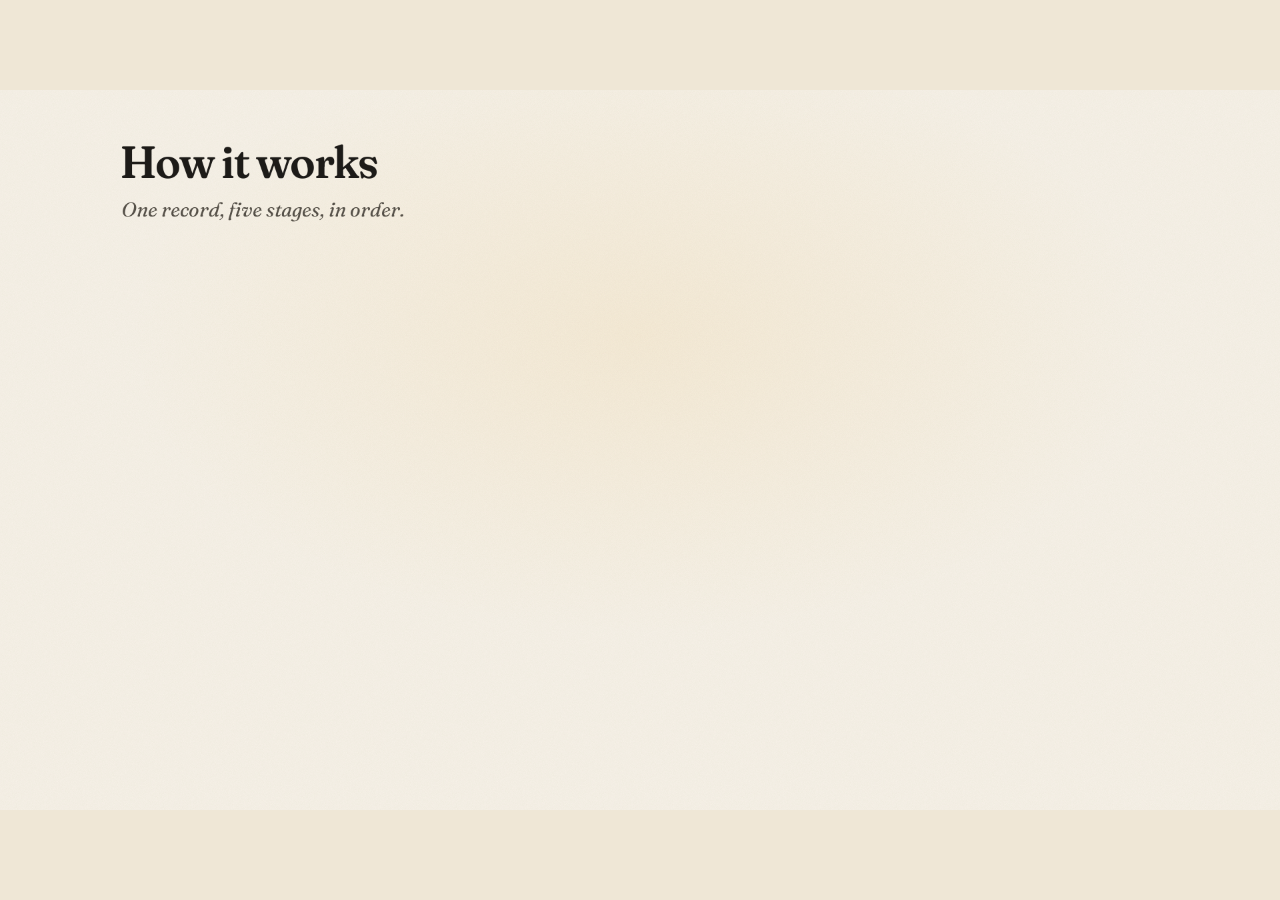
<file: docs/arch.html>
<!doctype html>
<html lang="en">
<head>
<meta charset="utf-8">
<meta name="viewport" content="width=device-width, initial-scale=1">
<title>Quorum, how it works</title>
<link rel="preconnect" href="https://fonts.googleapis.com">
<link rel="preconnect" href="https://fonts.gstatic.com" crossorigin>
<link href="https://fonts.googleapis.com/css2?family=Fraunces:ital,opsz,wght,SOFT,WONK@0,9..144,400..700,0..100,0..1;1,9..144,400..700,0..100,0..1&family=Source+Sans+3:ital,wght@0,400;0,600;0,700;1,400&family=IBM+Plex+Mono:wght@400;500&display=swap" rel="stylesheet">
<style>
:root{--bg:#F6F1E7;--bg-2:#EFE7D6;--surface:#FFFCF5;--ink:#1D1B18;--ink-2:#4F4A42;--ink-3:#6B645A;--line:#DDD2BE;--line-2:#BFB29B;--accent:#1F5673;--accent-2:#2E7396;--thread-dim:#DCE8EE;--flag:#A63D26;--brick:#B4442C;--brick-dim:#F5DDD4;--gold:#8A5A0F;--marigold:#E8A93A;--marigold-dim:#F8E3B5;--good:#2F6B4C;--good-dim:#DCEBDF}
*{box-sizing:border-box;margin:0;padding:0}
html,body{width:100%;height:100%;background:#EFE7D6;overflow:hidden}
body{font-family:"Source Sans 3","Source Sans Pro","Segoe UI",system-ui,sans-serif;color:var(--ink);cursor:none;-webkit-font-smoothing:antialiased;font-variant-numeric:tabular-nums}
.mono{font-family:"IBM Plex Mono",Menlo,monospace}
#stage{position:absolute;left:0;top:0;width:1920px;height:1080px;transform-origin:0 0;background-color:var(--bg);background-image:url("data:image/svg+xml,%3Csvg xmlns='http://www.w3.org/2000/svg' width='220' height='220'%3E%3Cfilter id='n'%3E%3CfeTurbulence type='fractalNoise' baseFrequency='.85' numOctaves='3' stitchTiles='stitch'/%3E%3CfeColorMatrix values='0 0 0 0 .35 0 0 0 0 .28 0 0 0 0 .18 0 0 0 .07 0'/%3E%3C/filter%3E%3Crect width='220' height='220' filter='url(%23n)'/%3E%3C/svg%3E"),radial-gradient(1100px 640px at 50% 34%,rgba(232,169,58,.1) 0%,rgba(232,169,58,0) 70%);overflow:hidden}
.b{position:absolute;opacity:0;will-change:opacity,transform}
#title{left:180px;top:70px;font-family:Fraunces,"Iowan Old Style",Georgia,serif;font-variation-settings:"SOFT" 50,"WONK" 1;font-size:68px;font-weight:600;letter-spacing:-0.025em;line-height:1.1}
#sub{left:182px;top:160px;font-family:Fraunces,"Iowan Old Style",Georgia,serif;font-style:italic;font-size:30px;color:var(--ink-2)}
#bedrock{left:690px;top:130px;width:540px;height:78px;border:2px solid var(--line-2);border-radius:5px;box-shadow:5px 5px 0 var(--ink);background:var(--surface);display:flex;align-items:center;justify-content:center;gap:16px;font-family:Fraunces,"Iowan Old Style",Georgia,serif;font-size:30px;font-weight:600}
#bedrock .dot{width:14px;height:14px;border-radius:50%;background:var(--accent)}
#bedrock .tag{font-family:"Source Sans 3","Source Sans Pro",system-ui,sans-serif;font-weight:700;font-size:16px;color:var(--ink-2);letter-spacing:.14em}
#frame{left:170px;top:282px;width:1340px;height:290px;border:2px dashed var(--line-2);border-radius:6px}
#frameLabel{left:196px;top:296px;font-family:"Source Sans 3","Source Sans Pro",system-ui,sans-serif;font-weight:700;font-size:17px;letter-spacing:.14em;color:var(--ink-2)}
svg#wires{position:absolute;left:0;top:0;width:1920px;height:1080px;overflow:visible}
.node{position:absolute;width:210px;margin-left:-105px;top:372px;text-align:center}
.disc{width:104px;height:104px;margin:0 auto;border-radius:50%;border:2.5px solid var(--ink);background:var(--surface);box-shadow:4px 4px 0 var(--ink);display:flex;align-items:center;justify-content:center;position:relative}
.disc .core{width:26px;height:26px;border-radius:50%;background:var(--accent)}
.node.code .disc{border-radius:6px;border-color:var(--ink);background:var(--marigold-dim)}
.node.code .disc .core{width:30px;height:30px;border-radius:4px;background:var(--marigold);border:2.5px solid var(--ink);transform:rotate(45deg)}
.node .nm{margin-top:18px;font-family:Fraunces,"Iowan Old Style",Georgia,serif;font-size:29px;font-weight:600}
.node .kd{margin-top:4px;font-family:"Source Sans 3","Source Sans Pro",system-ui,sans-serif;font-weight:700;font-size:16px;letter-spacing:.14em;color:var(--accent)}
.node.code .kd{color:var(--gold)}
.ring{position:absolute;inset:-16px;border-radius:50%;border:3px solid var(--accent);opacity:0}
.node.code .ring{border-radius:12px;border-color:var(--marigold)}
#token{left:0;top:0;width:34px;height:34px;margin:-17px 0 0 -17px;border-radius:50%;background:var(--marigold);border:3px solid var(--ink);box-shadow:3px 3px 0 var(--ink)}
#tokLabel{font-size:17px;font-weight:500;color:var(--ink);white-space:nowrap;background:var(--surface);border:1.5px solid var(--ink);border-radius:3px;padding:2px 9px;margin-top:-4px}
#gate{left:1620px;top:352px;width:190px;text-align:center}
#gate .oct{width:132px;height:132px;margin:0 auto;background:var(--brick);border:2.5px solid var(--flag);clip-path:polygon(29% 0,71% 0,100% 29%,100% 71%,71% 100%,29% 100%,0 71%,0 29%);display:flex;align-items:center;justify-content:center;font-size:26px;font-weight:700;color:#FFFCF5;letter-spacing:.1em}
#gate .nm{margin-top:16px;font-family:Fraunces,"Iowan Old Style",Georgia,serif;font-size:28px;font-weight:600;line-height:1.15}
#gate .kd{margin-top:6px;font-family:"Source Sans 3","Source Sans Pro",system-ui,sans-serif;font-weight:700;font-size:16px;letter-spacing:.14em;color:var(--flag)}
#panel{left:170px;top:628px;width:1580px;height:380px;border:2px solid var(--ink);border-radius:5px;box-shadow:6px 6px 0 var(--ink);background:var(--surface)}
.pane{position:absolute;left:0;top:0;width:100%;height:100%;opacity:0}
.pane .h{position:absolute;left:52px;top:38px;font-family:Fraunces,"Iowan Old Style",Georgia,serif;font-variation-settings:"SOFT" 30;font-size:48px;font-weight:600;letter-spacing:-0.015em}
.pane .k{position:absolute;left:54px;top:106px;font-family:"Source Sans 3","Source Sans Pro",system-ui,sans-serif;font-weight:700;font-size:17px;letter-spacing:.14em;color:var(--accent)}
#p1 .k{color:var(--gold)}
.pane .d{position:absolute;left:54px;top:148px;width:570px;font-size:26px;line-height:1.45;color:var(--ink-2)}
.rows{position:absolute;left:700px;top:30px;width:830px}
.row{display:flex;justify-content:space-between;align-items:center;height:56px;border-bottom:1px dashed var(--line-2);font-size:26px;opacity:0}
.row .l{font-family:"Source Sans 3","Source Sans Pro",system-ui,sans-serif;font-weight:700;color:var(--ink-2);font-size:17px;letter-spacing:.14em}
.row .v{font-weight:600}
.row .v.mono{font-weight:500}
.row .v.good{color:var(--good);padding:0 .1em;background-image:linear-gradient(100deg,rgba(232,169,58,0) 0,rgba(232,169,58,.5) .25em,rgba(240,190,90,.45) 80%,rgba(232,169,58,.12) 100%);background-repeat:no-repeat;background-position:0 88%;background-size:0 .42em}
.row .v.dim{color:var(--ink-3)}
.row .v.gold{color:var(--gold)}
.verdict{position:absolute;left:700px;top:322px;font-family:Fraunces,"Iowan Old Style",Georgia,serif;font-size:32px;font-weight:600;color:var(--good);opacity:0}
.badge{position:absolute;left:54px;top:304px;padding:9px 18px 8px;border:2.5px solid currentColor;border-radius:4px;box-shadow:inset 0 0 0 2px var(--surface),inset 0 0 0 3.5px currentColor;background:var(--marigold-dim);color:var(--gold);font-family:"Source Sans 3","Source Sans Pro",system-ui,sans-serif;font-weight:700;font-size:20px;letter-spacing:.14em;text-transform:uppercase;opacity:0}
.mail{position:absolute;left:700px;top:46px;width:830px;border:2px solid var(--ink);border-radius:4px;box-shadow:5px 5px 0 var(--marigold);background:var(--surface);padding:26px 30px;opacity:0}
.mail .s{font-family:Fraunces,"Iowan Old Style",Georgia,serif;font-size:30px;font-weight:600;line-height:1.25}
.mail .m{margin-top:12px;font-size:23px;color:var(--ink-2);line-height:1.45}
.chip{display:inline-block;margin:18px 12px 0 0;padding:8px 14px;border:1.5px solid var(--ink);border-radius:3px;font-size:19px;color:var(--ink);background:var(--bg-2)}
.strike{position:relative}
.strike:after{content:"";position:absolute;left:-4px;right:-4px;top:52%;height:3px;background:var(--brick);transform-origin:left;transform:scaleX(var(--k,0))}
.aside{display:inline-block;margin-left:16px;padding:3px 9px 2px;border:2.5px solid currentColor;border-radius:4px;box-shadow:inset 0 0 0 2px var(--surface),inset 0 0 0 3.5px currentColor;font-family:"Source Sans 3","Source Sans Pro",system-ui,sans-serif;font-weight:700;font-size:15px;letter-spacing:.12em;color:var(--flag);transform:rotate(-3deg)}
#closer{left:0;top:1024px;width:1920px;text-align:center;font-family:Fraunces,"Iowan Old Style",Georgia,serif;font-style:italic;font-size:28px;color:var(--ink)}
</style>
</head>
<body>
<div id="stage">
  <div class="b" id="title">How it works</div>
  <div class="b" id="sub">One record, five stages, in order.</div>

  <div class="b" id="bedrock"><span class="dot"></span>Amazon Bedrock<span class="tag">MODEL</span></div>

  <svg id="wires"></svg>

  <div class="b" id="frame"></div>
  <div class="b mono" id="frameLabel">STRANDS GRAPH ON BEDROCK AGENTCORE RUNTIME</div>

  <div class="b node" id="n0"><div class="disc"><div class="core"></div><div class="ring"></div></div><div class="nm">Civic Analyst</div><div class="kd mono">AGENT</div></div>
  <div class="b node code" id="n1"><div class="disc"><div class="core"></div><div class="ring"></div></div><div class="nm">Resolution</div><div class="kd mono">CODE</div></div>
  <div class="b node" id="n2"><div class="disc"><div class="core"></div><div class="ring"></div></div><div class="nm">Continuity</div><div class="kd mono">AGENT</div></div>
  <div class="b node" id="n3"><div class="disc"><div class="core"></div><div class="ring"></div></div><div class="nm">Relevance</div><div class="kd mono">AGENT</div></div>
  <div class="b node" id="n4"><div class="disc"><div class="core"></div><div class="ring"></div></div><div class="nm">Action</div><div class="kd mono">AGENT</div></div>

  <div class="b" id="gate"><div class="oct">STOP</div><div class="nm">A person decides</div><div class="kd mono">HUMAN GATE</div></div>

  <div class="b" id="token"></div>
  <div class="b mono" id="tokLabel"></div>

  <div class="b" id="panel">
    <div class="pane" id="p0">
      <div class="h">Civic Analyst</div><div class="k mono">AGENT, CALLS THE MODEL</div>
      <div class="d">Reads one published record and extracts the facts. A field it is not sure of stays blank instead of being guessed.</div>
      <div class="rows">
        <div class="row"><span class="l mono">FILE NUMBER</span><span class="v mono" id="f_file"></span></div>
        <div class="row"><span class="l mono">SPONSOR</span><span class="v" id="f_sponsor"></span></div>
        <div class="row"><span class="l mono">PROPERTY</span><span class="v" id="f_addr"></span></div>
        <div class="row"><span class="l mono">HEARING</span><span class="v gold" id="f_hearing"></span></div>
      </div>
    </div>
    <div class="pane" id="p1">
      <div class="h">Resolution</div><div class="k mono">DETERMINISTIC CODE</div>
      <div class="d">Turns the text of the record into a parcel identifier, matched against the city's own property layer. A made up parcel number is the one error a resident could never catch, so no model is involved.</div>
      <div class="badge mono">0 model calls</div>
      <div class="rows">
        <div class="row"><span class="l mono">PARCEL</span><span class="v mono" id="r_parcel"></span></div>
        <div class="row"><span class="l mono">LOTS</span><span class="v mono" id="r_lots"></span></div>
        <div class="row"><span class="l mono">OWNER OF RECORD</span><span class="v" id="r_owner"></span></div>
        <div class="row"><span class="l mono">SEARCHED</span><span class="v" id="r_count"></span></div>
      </div>
    </div>
    <div class="pane" id="p2">
      <div class="h">Continuity</div><div class="k mono">AGENT, CALLS THE MODEL</div>
      <div class="d">Receives a table of evidence computed in code, compares the new record with every earlier one, and must say which evidence decided it and which it set aside.</div>
      <div class="rows">
        <div class="row"><span class="l mono">PARCEL</span><span class="v good" id="c_parcel"></span></div>
        <div class="row"><span class="l mono">SPONSOR</span><span class="v good" id="c_sponsor"></span></div>
        <div class="row"><span class="l mono">ZONING CHANGE</span><span class="v good" id="c_zone"></span></div>
        <div class="row"><span class="l mono">EARLIER BILL</span><span class="v good" id="c_prior"></span></div>
        <div class="row"><span class="l mono">TITLE SIMILARITY</span><span class="v dim"><span class="strike mono" id="c_cos"></span><span class="aside mono" id="c_aside">SET ASIDE</span></span></div>
      </div>
      <div class="verdict" id="c_verdict"></div>
    </div>
    <div class="pane" id="p3">
      <div class="h">Relevance</div><div class="k mono">AGENT, CALLS THE MODEL</div>
      <div class="d">Decides whether the issue touches an address someone is watching. Proximity is not relevance, and saying nothing is the normal result.</div>
      <div class="rows">
        <div class="row"><span class="l mono">WATCHED ADDRESS</span><span class="v good" id="v_watch"></span></div>
        <div class="row"><span class="l mono">RECORDS READ</span><span class="v mono" id="v_read"></span></div>
        <div class="row"><span class="l mono">THREADS HELD</span><span class="v mono" id="v_threads"></span></div>
        <div class="row"><span class="l mono">OPEN FOR COMMENT</span><span class="v gold mono" id="v_open"></span></div>
      </div>
    </div>
    <div class="pane" id="p4">
      <div class="h">Action</div><div class="k mono">AGENT, CALLS THE MODEL</div>
      <div class="d">Writes the notice a resident receives and drafts a comment with the file number and hearing date taken from the record. Then the pipeline ends.</div>
      <div class="mail">
        <div class="s" id="a_subject"></div>
        <div class="m" id="a_body"></div>
        <span class="chip mono" id="a_file"></span><span class="chip mono" id="a_date"></span>
      </div>
    </div>
  </div>

  <div class="b" id="closer">Quorum never sends anything on a person's behalf.</div>
</div>

<script>
(function () {
  var $ = function (s) { return document.querySelector(s); };
  var NODE_X = [300, 570, 840, 1110, 1380];
  var GATE_X = 1715;
  var ROW_Y = 424;
  var TOTAL = 65;
  var t = 0, playing = true, last = 0;

  var FB = {
    newer: "26-0148", older: "23-0411", sponsor: "Mark Conway",
    addr: "205 East Cold Spring Lane", hearing: "2026-09-24",
    parcel: "5053I001", block: "5053I", lotsNow: ["001", "002"], lotsBefore: ["001", "002", "003"],
    owner: "Loyola University Maryland, Inc", parcels: 237092, read: 1679, threads: 19, open: 1,
    cosine: 0.943, zone: "R-1-C to EC-2", committee: "Land Use & Transportation Committee"
  };
  var V = Object.assign({}, FB);

  function clamp(x, a, b) { return Math.max(a, Math.min(b, x)); }
  function ease(x) { x = clamp(x, 0, 1); return x < 0.5 ? 4 * x * x * x : 1 - Math.pow(-2 * x + 2, 3) / 2; }
  function win(t0, t1, dur) {
    dur = dur || 0.7;
    var a = ease((t - t0) / dur);
    var b = t1 === null ? 1 : 1 - ease((t - t1) / dur);
    return Math.min(a, b);
  }
  function show(el, t0, t1, dy) {
    var k = win(t0, t1);
    el.style.opacity = k;
    el.style.transform = "translateY(" + ((1 - k) * (dy === undefined ? 18 : dy)) + "px)";
  }
  function fmtDate(iso) {
    var m = ["January","February","March","April","May","June","July","August","September","October","November","December"];
    var p = iso.split("-");
    return m[parseInt(p[1], 10) - 1] + " " + parseInt(p[2], 10) + ", " + p[0];
  }
  function num(n) { return Number(n).toLocaleString("en-US"); }
  function titleCase(s) { return String(s).toLowerCase().replace(/\b\w/g, function (c) { return c.toUpperCase(); }); }
  function daysTo(iso) {
    var now = new Date(); var d0 = Date.UTC(now.getFullYear(), now.getMonth(), now.getDate());
    var p = iso.split("-"); var d1 = Date.UTC(+p[0], +p[1] - 1, +p[2]);
    return Math.round((d1 - d0) / 86400000);
  }

  function fill() {
    $("#f_file").textContent = V.newer;
    $("#f_sponsor").textContent = V.sponsor;
    $("#f_addr").textContent = "205 to 209 East Cold Spring Lane";
    $("#f_hearing").textContent = fmtDate(V.hearing);
    $("#r_parcel").textContent = V.parcel;
    $("#r_lots").textContent = V.lotsNow.join(", ") + "   was " + V.lotsBefore.join(", ");
    $("#r_owner").textContent = titleCase(V.owner.replace(/, INC$/i, ""));
    $("#r_count").textContent = num(V.parcels) + " parcels";
    $("#c_parcel").textContent = "Exact, block " + V.block;
    $("#c_sponsor").textContent = "Same, " + V.sponsor;
    $("#c_zone").textContent = "Same, " + V.zone;
    $("#c_prior").textContent = V.older + " failed at end of term";
    $("#c_cos").textContent = V.cosine.toFixed(3);
    $("#c_verdict").textContent = "Continuation of " + V.older;
    $("#v_watch").textContent = V.addr;
    $("#v_read").textContent = num(V.read);
    $("#v_threads").textContent = num(V.threads);
    $("#v_open").textContent = String(V.open);
    var d = daysTo(V.hearing);
    $("#a_subject").textContent = V.addr + " is back before the council. Hearing in " + d + " days.";
    $("#a_body").textContent = "The same request was filed as " + V.older + " and died when the council term ended. It returned as " + V.newer + ", one lot smaller.";
    $("#a_file").textContent = "File " + V.newer;
    $("#a_date").textContent = "Hearing " + fmtDate(V.hearing);
  }

  function drawWires() {
    var svg = $("#wires"), NS = "http://www.w3.org/2000/svg", html = "";
    for (var i = 0; i < NODE_X.length - 1; i++) {
      html += '<line id="w' + i + '" x1="' + (NODE_X[i] + 56) + '" y1="' + ROW_Y + '" x2="' + (NODE_X[i + 1] - 56) + '" y2="' + ROW_Y + '" stroke="#1F5673" stroke-width="3.5" stroke-linecap="round"/>';
    }
    html += '<line id="wg" x1="' + (NODE_X[4] + 56) + '" y1="' + ROW_Y + '" x2="' + (GATE_X - 70) + '" y2="' + ROW_Y + '" stroke="#B4442C" stroke-width="3.5" stroke-dasharray="10 10" stroke-linecap="round"/>';
    [0, 2, 3, 4].forEach(function (i) {
      html += '<path id="bw' + i + '" d="M 960 208 C 960 290, ' + NODE_X[i] + ' 290, ' + NODE_X[i] + ' 372" fill="none" stroke="#2E7396" stroke-width="2.5" stroke-dasharray="6 8"/>';
    });
    svg.innerHTML = html;
  }

  var MOVES = [
    { at: 9.7, to: 0 }, { at: 21.0, to: 1 }, { at: 29.8, to: 2 },
    { at: 47.1, to: 3 }, { at: 53.6, to: 4 }, { at: 59.0, to: 5 }
  ];
  function tokenX() {
    var x = 110, prev = 110;
    for (var i = 0; i < MOVES.length; i++) {
      var target = MOVES[i].to === 5 ? GATE_X - 92 : NODE_X[MOVES[i].to];
      if (t >= MOVES[i].at) {
        var k = ease((t - MOVES[i].at) / 1.3);
        x = prev + (target - prev) * k;
        prev = target;
      }
    }
    return x;
  }
  function activeStage() {
    var s = -1;
    for (var i = 0; i < MOVES.length; i++) if (t >= MOVES[i].at + 0.6) s = MOVES[i].to;
    return s;
  }

  function render() {
    show($("#title"), 0.2, null);
    show($("#sub"), 0.8, null);
    show($("#bedrock"), 4.2, null, -14);
    show($("#frame"), 4.4, null, 0);
    show($("#frameLabel"), 5.0, null, 0);
    for (var i = 0; i < 5; i++) show($("#n" + i), 5.2 + i * 0.35, null, 22);
    show($("#gate"), 59.0, null, 22);
    show($("#panel"), 9.4, null, 26);

    var wireK = ease((t - 6.6) / 1.4);
    for (var w = 0; w < 4; w++) { var ln = $("#w" + w); if (ln) ln.style.opacity = wireK; }
    var wg = $("#wg"); if (wg) wg.style.opacity = ease((t - 58.6) / 0.8);

    var st = activeStage();
    var modelActive = (st === 0 || st === 2 || st === 3 || st === 4);
    [0, 2, 3, 4].forEach(function (i) {
      var p = $("#bw" + i); if (!p) return;
      var base = ease((t - 6.8) / 1.2) * 0.18;
      var on = (st === i) ? (0.55 + 0.45 * Math.abs(Math.sin(t * 3.2))) : 0;
      p.style.opacity = Math.max(base, on);
      p.style.strokeDashoffset = -t * 40;
    });
    var bd = $("#bedrock .dot");
    bd.style.opacity = t < 4.2 ? 0 : (modelActive ? 1 : 0.25);
    $("#bedrock").style.borderColor = modelActive ? "#1F5673" : "#BFB29B";

    for (var n = 0; n < 5; n++) {
      var ring = $("#n" + n + " .ring");
      var on2 = st === n;
      ring.style.opacity = on2 ? (0.5 + 0.5 * Math.abs(Math.sin(t * 2.6))) : 0;
      ring.style.transform = "scale(" + (on2 ? 1 + 0.06 * Math.sin(t * 2.6) : 1) + ")";
      var disc = $("#n" + n + " .disc");
      disc.style.boxShadow = on2 ? (n === 1 ? "0 0 0 10px rgba(232,169,58,.3)" : "0 0 0 10px rgba(31,86,115,.14)") : "none";
    }

    var tk = $("#token"), tl = $("#tokLabel");
    var tx = tokenX();
    var tv = ease((t - 8.6) / 0.8);
    tk.style.opacity = tv;
    tk.style.transform = "translate(" + tx + "px," + ROW_Y + "px)";
    tl.style.opacity = tv * (t < 58 ? 1 : 1 - ease((t - 58) / 0.8));
    tl.style.transform = "translate(" + (tx - 50) + "px," + (ROW_Y - 90) + "px)";
    tl.textContent = "record " + V.newer;

    var panes = [[9.9, 20.8], [21.4, 29.6], [30.2, 46.9], [47.5, 53.4], [54.0, null]];
    for (var q = 0; q < 5; q++) {
      var pane = $("#p" + q), k = win(panes[q][0], panes[q][1], 0.5);
      pane.style.opacity = k;
    }
    var rowTimes = [
      ["#p0 .row", [12.2, 13.6, 15.2, 17.0]],
      ["#p1 .row", [23.2, 24.6, 25.8, 27.0]],
      ["#p2 .row", [32.0, 33.4, 34.8, 36.2, 37.6]],
      ["#p3 .row", [48.4, 49.4, 50.3, 51.2]]
    ];
    rowTimes.forEach(function (r) {
      var rows = document.querySelectorAll(r[0]);
      for (var j = 0; j < rows.length; j++) {
        var kk = ease((t - r[1][j]) / 0.6);
        rows[j].style.opacity = kk;
        rows[j].style.transform = "translateX(" + ((1 - kk) * 26) + "px)";
      }
    });
    var badge = $("#p1 .badge"), bk = ease((t - 25.0) / 0.6);
    badge.style.opacity = bk; badge.style.transform = "scale(" + (0.9 + 0.1 * bk) + ")";

    var cos = $("#c_cos"); cos.style.setProperty("--k", ease((t - 43.2) / 0.9));
    var aside = $("#c_aside"); aside.style.opacity = ease((t - 43.6) / 0.6);
    var goodRows = document.querySelectorAll("#p2 .v.good");
    var glow = ease((t - 40.2) / 0.8);
    for (var g = 0; g < goodRows.length; g++) goodRows[g].style.backgroundSize = (100 * glow) + "% .42em";
    var verdict = $("#c_verdict"), vk = ease((t - 38.4) / 0.7);
    verdict.style.opacity = vk; verdict.style.transform = "translateY(" + ((1 - vk) * 14) + "px)";

    var mail = $("#p4 .mail"), mk = ease((t - 55.2) / 0.8);
    mail.style.opacity = mk; mail.style.transform = "translateY(" + ((1 - mk) * 20) + "px)";

    show($("#closer"), 60.2, null, 10);
  }

  function frame(ms) {
    var dt = last ? Math.min(0.1, (ms - last) / 1000) : 0;
    last = ms;
    if (playing) { t += dt; if (t > TOTAL) { t = TOTAL; playing = false; } }
    render();
    requestAnimationFrame(frame);
  }
  function fit() {
    var s = Math.min(window.innerWidth / 1920, window.innerHeight / 1080);
    var st = $("#stage");
    st.style.transform = "translate(" + ((window.innerWidth - 1920 * s) / 2) + "px," + ((window.innerHeight - 1080 * s) / 2) + "px) scale(" + s + ")";
  }

  window.__quorumSeek = function (s) { playing = false; t = clamp(s, 0, TOTAL); render(); return t; };
  window.__quorumTotal = function () { return TOTAL; };

  function start() {
    for (var i = 0; i < NODE_X.length; i++) $("#n" + i).style.left = NODE_X[i] + "px";
    fill(); drawWires(); fit();
    window.addEventListener("resize", fit);
    window.addEventListener("keydown", function (e) {
      if (e.key === " ") { playing = !playing; }
      if (e.key === "r" || e.key === "R") { t = 0; playing = true; }
    });
    if (/[?&]p=0/.test(location.search)) playing = false;
    render();
    requestAnimationFrame(frame);
  }

  function useData(d) {
    try {
      var th = (d.threads || []).filter(function (x) { return x.pair_id === 20; })[0];
      if (th) {
        var older = th.records[0], newer = th.records[th.records.length - 1];
        var f = th.features || {};
        V.newer = newer.file_number; V.older = older.file_number;
        V.sponsor = (newer.sponsors || [V.sponsor])[0] || V.sponsor;
        V.hearing = newer.hearing_date || V.hearing;
        if (f.parcel) {
          V.lotsNow = f.parcel.lots_a || V.lotsNow;
          V.lotsBefore = f.parcel.lots_b || V.lotsBefore;
          if (f.parcel.shared_parcel_ids && f.parcel.shared_parcel_ids[0]) V.parcel = f.parcel.shared_parcel_ids[0];
        }
        if (f.title && typeof f.title.cosine === "number") V.cosine = f.title.cosine;
        if (newer.owner && newer.owner !== "private individual") V.owner = newer.owner;
        if (newer.parcels && newer.parcels[0] && newer.parcels[0].block) V.block = newer.parcels[0].block;
      }
      if (d.counts) { V.read = d.counts.matters || V.read; V.parcels = d.counts.parcels || V.parcels; }
      V.threads = (d.threads || []).length || V.threads;
      V.open = (d.threads || []).filter(function (x) { return x.comment_window && x.comment_window.open; }).length || V.open;
    } catch (e) {}
  }

  fetch("data/site.json").then(function (r) { return r.json(); }).then(function (d) { useData(d); }).catch(function () {}).then(function () {
    var ready = (document.fonts && document.fonts.ready) ? document.fonts.ready : Promise.resolve();
    var done = false, go = function () { if (!done) { done = true; start(); } };
    ready.then(go, go); setTimeout(go, 2500);
  });
})();
</script>
</body>
</html>
</file>
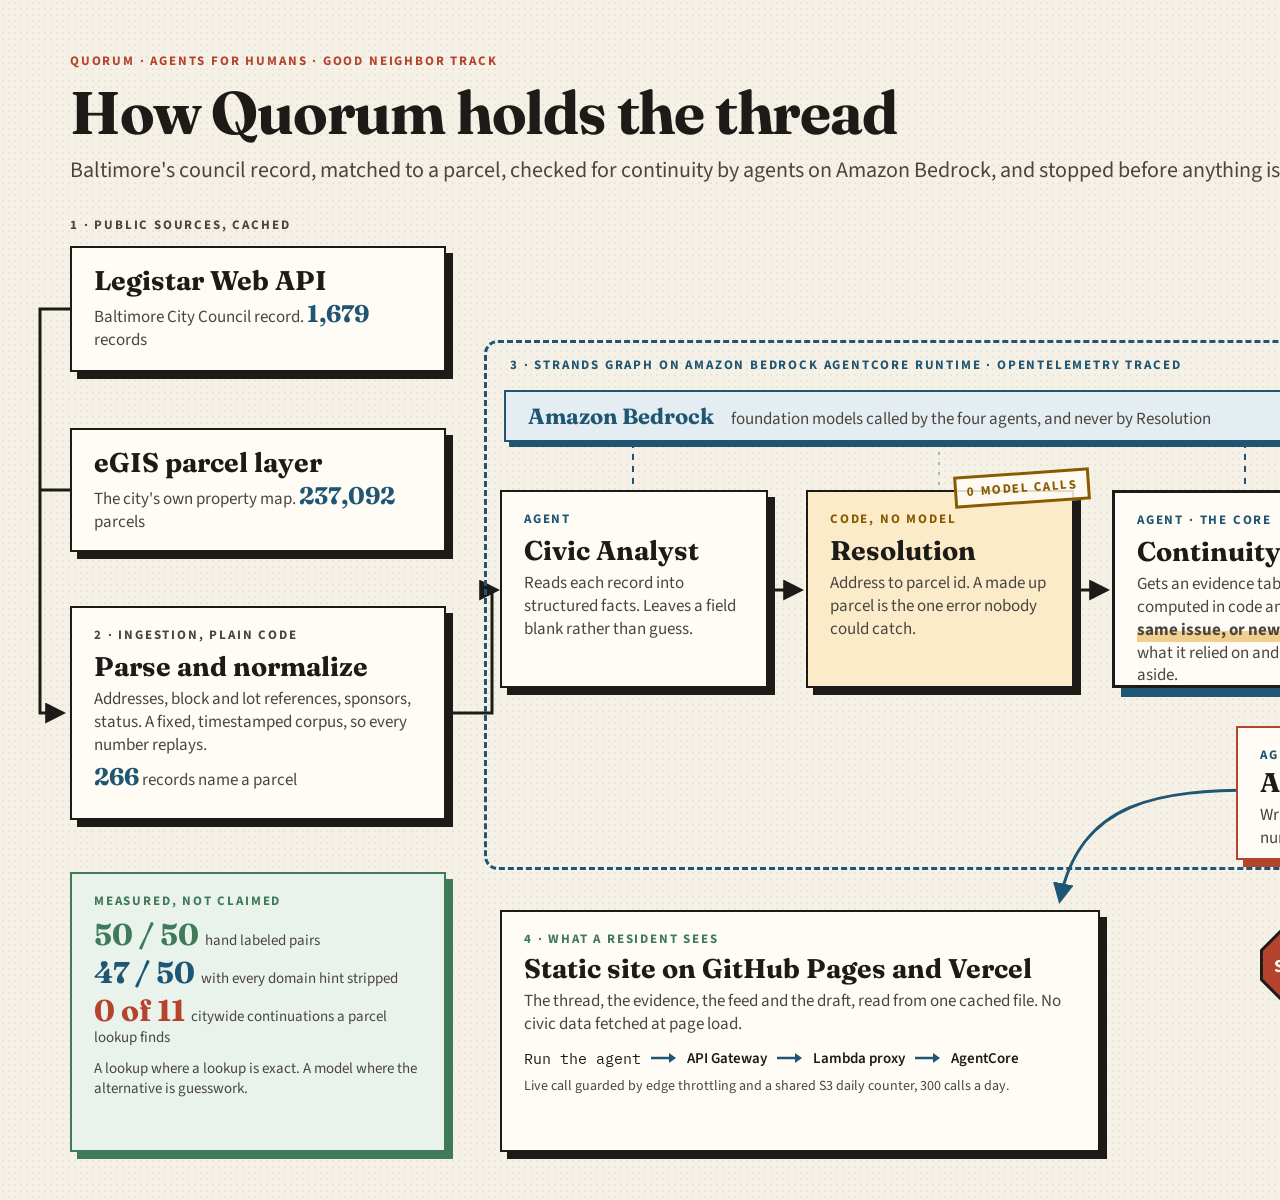
<file: docs/architecture-figure.html>
<!doctype html>
<html lang="en">
<head>
<meta charset="utf-8">
<title>Quorum architecture</title>
<link href="https://fonts.googleapis.com/css2?family=Fraunces:ital,opsz,wght@0,9..144,500;0,9..144,700;1,9..144,500&family=Source+Sans+3:wght@400;600;700&family=IBM+Plex+Mono:wght@500&display=swap" rel="stylesheet">
<style>
:root{--paper:#F6F1E7;--card:#FFFCF5;--ink:#1D1B18;--ink2:#4A4540;--rule:#CFC3AD;--brick:#B4442C;--gold:#E8A93A;--harbor:#1F5673;--green:#3F7A5A;--stone:#8D877D}
*{box-sizing:border-box;margin:0}
html,body{width:1800px;height:1200px;overflow:hidden}
body{background:var(--paper);color:var(--ink);font-family:"Source Sans 3",Helvetica,Arial,sans-serif;position:relative;
background-image:radial-gradient(rgba(29,27,24,.05) 1px,transparent 1px);background-size:6px 6px}
.abs{position:absolute}
h1{font-family:Fraunces,Georgia,serif;font-weight:700;font-size:60px;letter-spacing:-.02em;line-height:1}
.sub{font-size:22px;color:var(--ink2);margin-top:12px}
.mono{font-family:"IBM Plex Mono",Menlo,monospace}
.label{font-size:13px;font-weight:700;letter-spacing:.14em;text-transform:uppercase;color:var(--ink2)}
.card{background:var(--card);border:2.5px solid var(--ink);box-shadow:7px 7px 0 var(--ink);padding:18px 22px}
.card h3{font-family:Fraunces,Georgia,serif;font-size:27px;font-weight:700;line-height:1.1}
.card p{font-size:17px;color:var(--ink2);line-height:1.35;margin-top:6px}
.big{font-family:Fraunces,Georgia,serif;font-weight:700;font-size:34px;line-height:1}
.tag{display:inline-block;font-size:12px;font-weight:700;letter-spacing:.12em;text-transform:uppercase;padding:3px 8px;border:2px solid currentColor;margin-top:10px}
.stamp{transform:rotate(-4deg);font-weight:700;letter-spacing:.12em;text-transform:uppercase;border:3px solid currentColor;padding:4px 10px;background:rgba(255,252,245,.85)}
.frame{border:3px dashed var(--harbor);border-radius:14px}
.node{width:268px;height:198px}
.node .kind{font-size:13px;font-weight:700;letter-spacing:.14em;text-transform:uppercase;margin-bottom:8px}
.agent .kind{color:var(--harbor)}
.code{background:#FBEBC8}
.code .kind{color:#8A5A00}
.hl{background:linear-gradient(transparent 55%,rgba(232,169,58,.55) 55%)}
ul{list-style:none;padding:0;margin-top:8px}
li{font-size:15px;color:var(--ink2);line-height:1.45}
li b{color:var(--ink)}
</style>
</head>
<body>
<div class="abs" style="left:70px;top:52px">
  <div class="label" style="color:var(--brick)">Quorum &middot; Agents for Humans &middot; Good Neighbor track</div>
  <h1 style="margin-top:12px">How Quorum holds the thread</h1>
  <div class="sub">Baltimore's council record, matched to a parcel, checked for continuity by agents on Amazon Bedrock, and stopped before anything is sent.</div>
</div>

<svg class="abs" style="left:0;top:0" width="1800" height="1200">
  <defs>
    <marker id="a" viewBox="0 0 10 10" refX="8" refY="5" markerWidth="7" markerHeight="7" orient="auto"><path d="M0 0L10 5L0 10z" fill="#1D1B18"/></marker>
    <marker id="ab" viewBox="0 0 10 10" refX="8" refY="5" markerWidth="7" markerHeight="7" orient="auto"><path d="M0 0L10 5L0 10z" fill="#1F5673"/></marker>
    <marker id="ar" viewBox="0 0 10 10" refX="8" refY="5" markerWidth="7" markerHeight="7" orient="auto"><path d="M0 0L10 5L0 10z" fill="#B4442C"/></marker>
  </defs>
  <path d="M70 309 L40 309 L40 713 L62 713" stroke="#1D1B18" stroke-width="3" fill="none" marker-end="url(#a)"/>
  <path d="M70 490 L40 490" stroke="#1D1B18" stroke-width="3" fill="none"/>
  <path d="M446 713 L492 713 L492 590 L496 590" stroke="#1D1B18" stroke-width="3" fill="none" marker-end="url(#a)"/>
  <path d="M770 590 L800 590" stroke="#1D1B18" stroke-width="3" marker-end="url(#a)"/>
  <path d="M1076 590 L1106 590" stroke="#1D1B18" stroke-width="3" marker-end="url(#a)"/>
  <path d="M1382 590 L1412 590" stroke="#1D1B18" stroke-width="3" marker-end="url(#a)"/>
  <path d="M1546 692 L1546 722" stroke="#1D1B18" stroke-width="3" marker-end="url(#a)"/>
  <path d="M1495 860 L1495 912" stroke="#B4442C" stroke-width="3.5" marker-end="url(#ar)"/>
  <path d="M1260 790 C1160 790 1080 800 1060 900" stroke="#1F5673" stroke-width="3" fill="none" marker-end="url(#ab)"/>
  <g stroke="#1F5673" stroke-width="2" stroke-dasharray="6 6" fill="none">
    <path d="M633 442 L633 486"/><path d="M1245 442 L1245 486"/><path d="M1551 442 L1551 486"/><path d="M1700 442 L1700 722"/>
  </g>
  <path d="M939 442 L939 486" stroke="#1F5673" stroke-width="2" stroke-dasharray="3 7" opacity=".35"/>
</svg>

<div class="abs label" style="left:70px;top:216px">1 &middot; Public sources, cached</div>
<div class="abs card" style="left:70px;top:246px;width:376px;height:126px">
  <h3>Legistar Web API</h3>
  <p>Baltimore City Council record. <b class="big" style="font-size:24px;color:var(--harbor)">1,679</b> records</p>
</div>
<div class="abs card" style="left:70px;top:428px;width:376px;height:124px">
  <h3>eGIS parcel layer</h3>
  <p>The city's own property map. <b class="big" style="font-size:24px;color:var(--harbor)">237,092</b> parcels</p>
</div>
<div class="abs label" style="left:70px;top:584px"></div>
<div class="abs card" style="left:70px;top:606px;width:376px;height:214px">
  <div class="label" style="color:var(--ink2)">2 &middot; Ingestion, plain code</div>
  <h3 style="margin-top:8px">Parse and normalize</h3>
  <p>Addresses, block and lot references, sponsors, status. A fixed, timestamped corpus, so every number replays.</p>
  <p style="margin-top:8px"><b class="big" style="font-size:24px;color:var(--harbor)">266</b> records name a parcel</p>
</div>

<div class="abs frame" style="left:484px;top:340px;width:1246px;height:530px"></div>
<div class="abs label" style="left:510px;top:356px;color:var(--harbor)">3 &middot; Strands Graph on Amazon Bedrock AgentCore Runtime &middot; OpenTelemetry traced</div>

<div class="abs card" style="left:504px;top:390px;width:1206px;height:52px;padding:10px 22px;background:#E4EEF2;border-color:var(--harbor);box-shadow:5px 5px 0 var(--harbor)">
  <span style="font-family:Fraunces,Georgia,serif;font-weight:700;font-size:22px;color:var(--harbor)">Amazon Bedrock</span>
  <span style="font-size:17px;color:var(--ink2);margin-left:14px">foundation models called by the four agents, and never by Resolution</span>
</div>

<div class="abs card node agent" style="left:500px;top:490px">
  <div class="kind">Agent</div><h3>Civic Analyst</h3>
  <p>Reads each record into structured facts. Leaves a field blank rather than guess.</p>
</div>
<div class="abs card node code" style="left:806px;top:490px">
  <div class="kind">Code, no model</div><h3>Resolution</h3>
  <p>Address to parcel id. A made up parcel is the one error nobody could catch.</p>
  <div class="abs stamp" style="right:-18px;top:-20px;color:#8A5A00;font-size:13px">0 model calls</div>
</div>
<div class="abs card node agent" style="left:1112px;top:490px;border-width:3.5px;box-shadow:9px 9px 0 var(--harbor)">
  <div class="kind">Agent &middot; the core</div><h3>Continuity</h3>
  <p>Gets an evidence table computed in code and decides: <span class="hl"><b>same issue, or new</b></span>, naming what it relied on and what it set aside.</p>
</div>
<div class="abs card node agent" style="left:1418px;top:490px">
  <div class="kind">Agent</div><h3>Relevance</h3>
  <p>Does this touch an address someone watches? Most records stop here, quietly.</p>
</div>


<div class="abs card" style="left:1236px;top:726px;width:474px;height:134px;border-color:var(--brick);box-shadow:7px 7px 0 var(--brick)">
  <div class="kind label" style="color:var(--harbor)">Agent</div>
  <h3 style="margin-top:4px">Action</h3>
  <p>Writes the notice and drafts a comment with the right file number and hearing date.</p>
</div>

<div class="abs" style="left:1260px;top:922px;width:470px;display:flex;align-items:center;gap:18px">
  <svg width="86" height="86" viewBox="0 0 100 100"><polygon points="30,2 70,2 98,30 98,70 70,98 30,98 2,70 2,30" fill="#B4442C" stroke="#1D1B18" stroke-width="4"/><text x="50" y="59" text-anchor="middle" font-family="Source Sans 3,Arial" font-weight="700" font-size="25" fill="#FFFCF5" letter-spacing="1">STOP</text></svg>
  <div>
    <div style="font-family:Fraunces,Georgia,serif;font-weight:700;font-size:26px;line-height:1.1">A person decides.</div>
    <div style="font-size:17px;color:var(--ink2);line-height:1.3;margin-top:4px">Quorum never sends. The button opens the resident's own email.</div>
  </div>
</div>

<div class="abs card" style="left:500px;top:910px;width:600px;height:242px">
  <div class="label" style="color:var(--green)">4 &middot; What a resident sees</div>
  <h3 style="margin-top:6px">Static site on GitHub Pages and Vercel</h3>
  <p>The thread, the evidence, the feed and the draft, read from one cached file. No civic data fetched at page load.</p>
  <div style="display:flex;gap:10px;margin-top:12px;align-items:center;flex-wrap:wrap">
    <span class="mono" style="font-size:15px">Run the agent</span>
    <svg width="26" height="14"><path d="M0 7H20" stroke="#1F5673" stroke-width="2.5"/><path d="M18 2L25 7L18 12z" fill="#1F5673"/></svg>
    <span style="font-size:15px;font-weight:600">API Gateway</span>
    <svg width="26" height="14"><path d="M0 7H20" stroke="#1F5673" stroke-width="2.5"/><path d="M18 2L25 7L18 12z" fill="#1F5673"/></svg>
    <span style="font-size:15px;font-weight:600">Lambda proxy</span>
    <svg width="26" height="14"><path d="M0 7H20" stroke="#1F5673" stroke-width="2.5"/><path d="M18 2L25 7L18 12z" fill="#1F5673"/></svg>
    <span style="font-size:15px;font-weight:600">AgentCore</span>
  </div>
  <p style="font-size:14px;margin-top:8px">Live call guarded by edge throttling and a shared S3 daily counter, 300 calls a day.</p>
</div>

<div class="abs card" style="left:70px;top:872px;width:376px;height:280px;background:#EAF2EC;border-color:var(--green);box-shadow:7px 7px 0 var(--green)">
  <div class="label" style="color:var(--green)">Measured, not claimed</div>
  <ul style="margin-top:10px">
    <li><b class="big" style="font-size:30px;color:var(--green)">50 / 50</b> &nbsp;hand labeled pairs</li>
    <li style="margin-top:6px"><b class="big" style="font-size:30px;color:var(--harbor)">47 / 50</b> &nbsp;with every domain hint stripped</li>
    <li style="margin-top:6px"><b class="big" style="font-size:30px;color:var(--brick)">0 of 11</b> &nbsp;citywide continuations a parcel lookup finds</li>
  </ul>
  <p style="font-size:15px;color:var(--ink2);margin-top:10px">A lookup where a lookup is exact. A model where the alternative is guesswork.</p>
</div>

<div class="abs" style="left:1540px;top:222px;text-align:right;width:190px">
  <div class="stamp" style="display:inline-block;color:var(--gold);font-size:15px;transform:rotate(5deg);color:#8A5A00">Hearing 24 Sep 2026</div>
</div>
</body>
</html>
</file>
